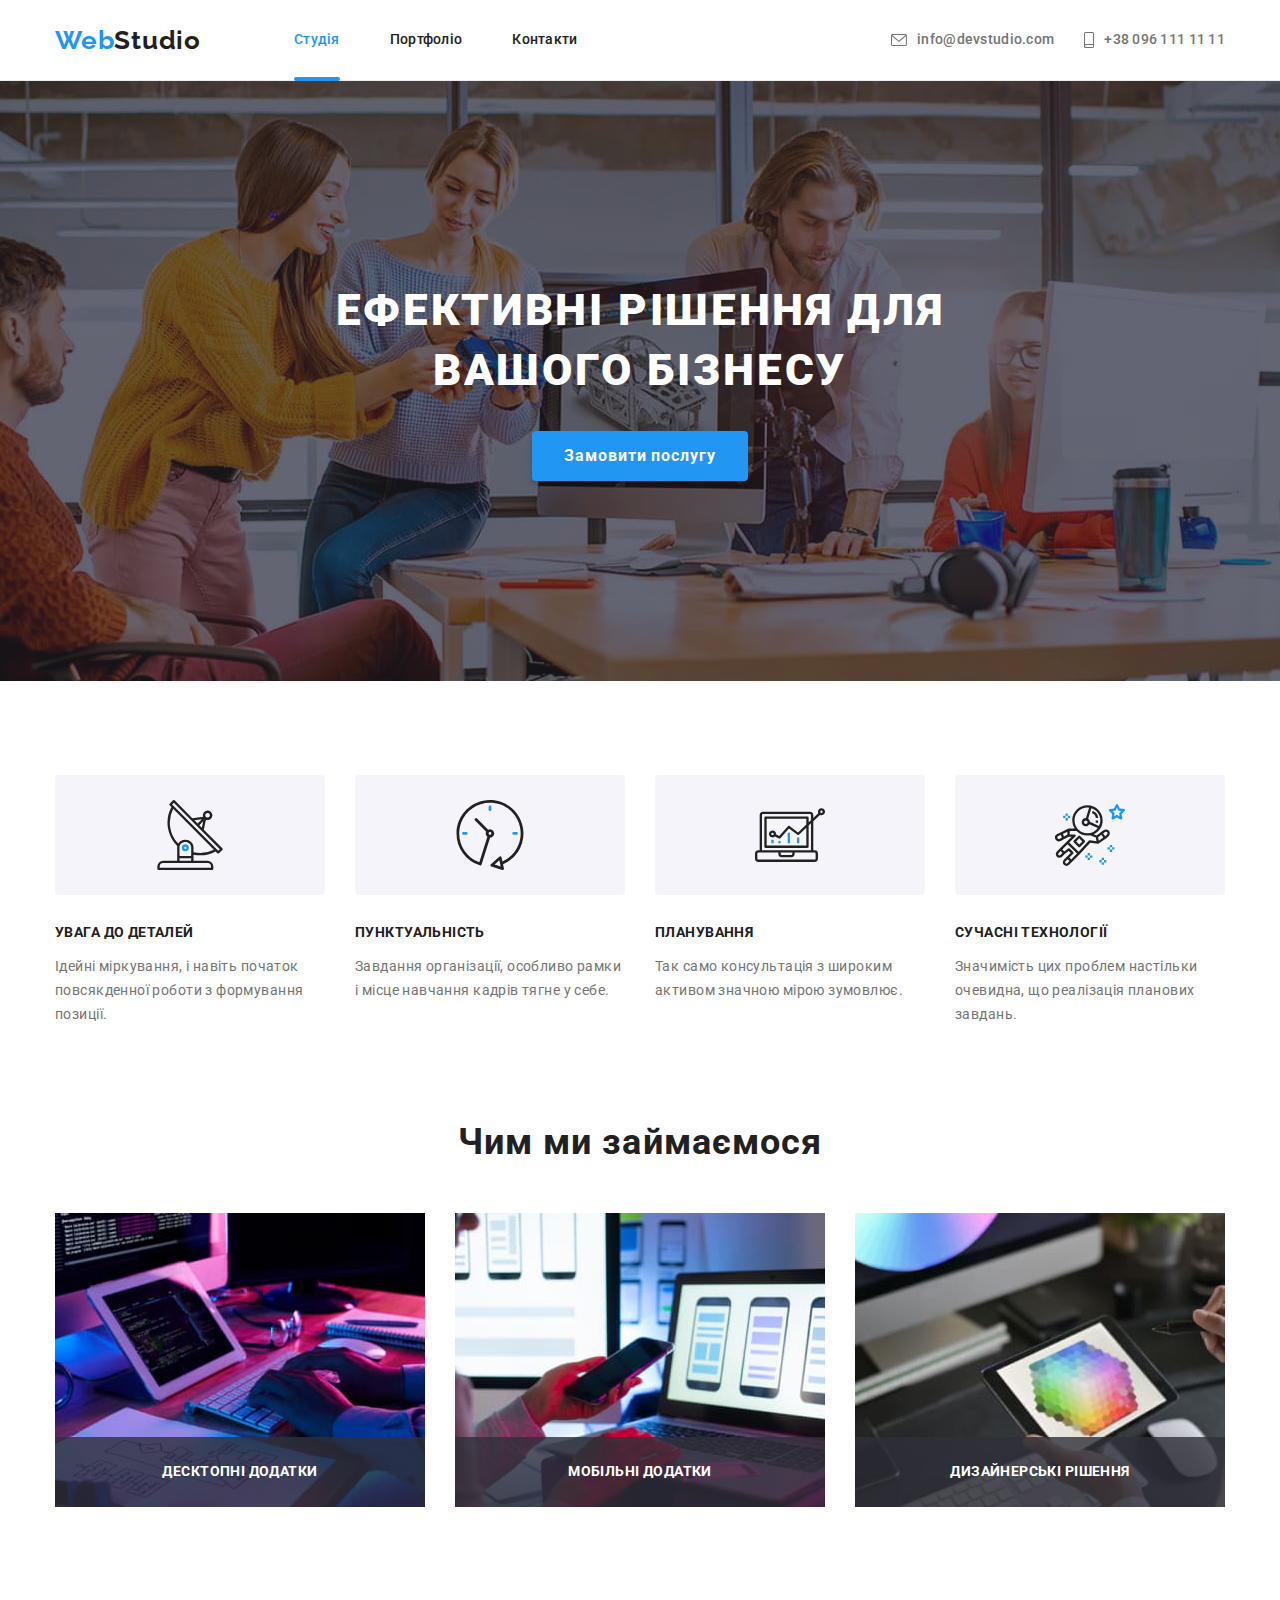
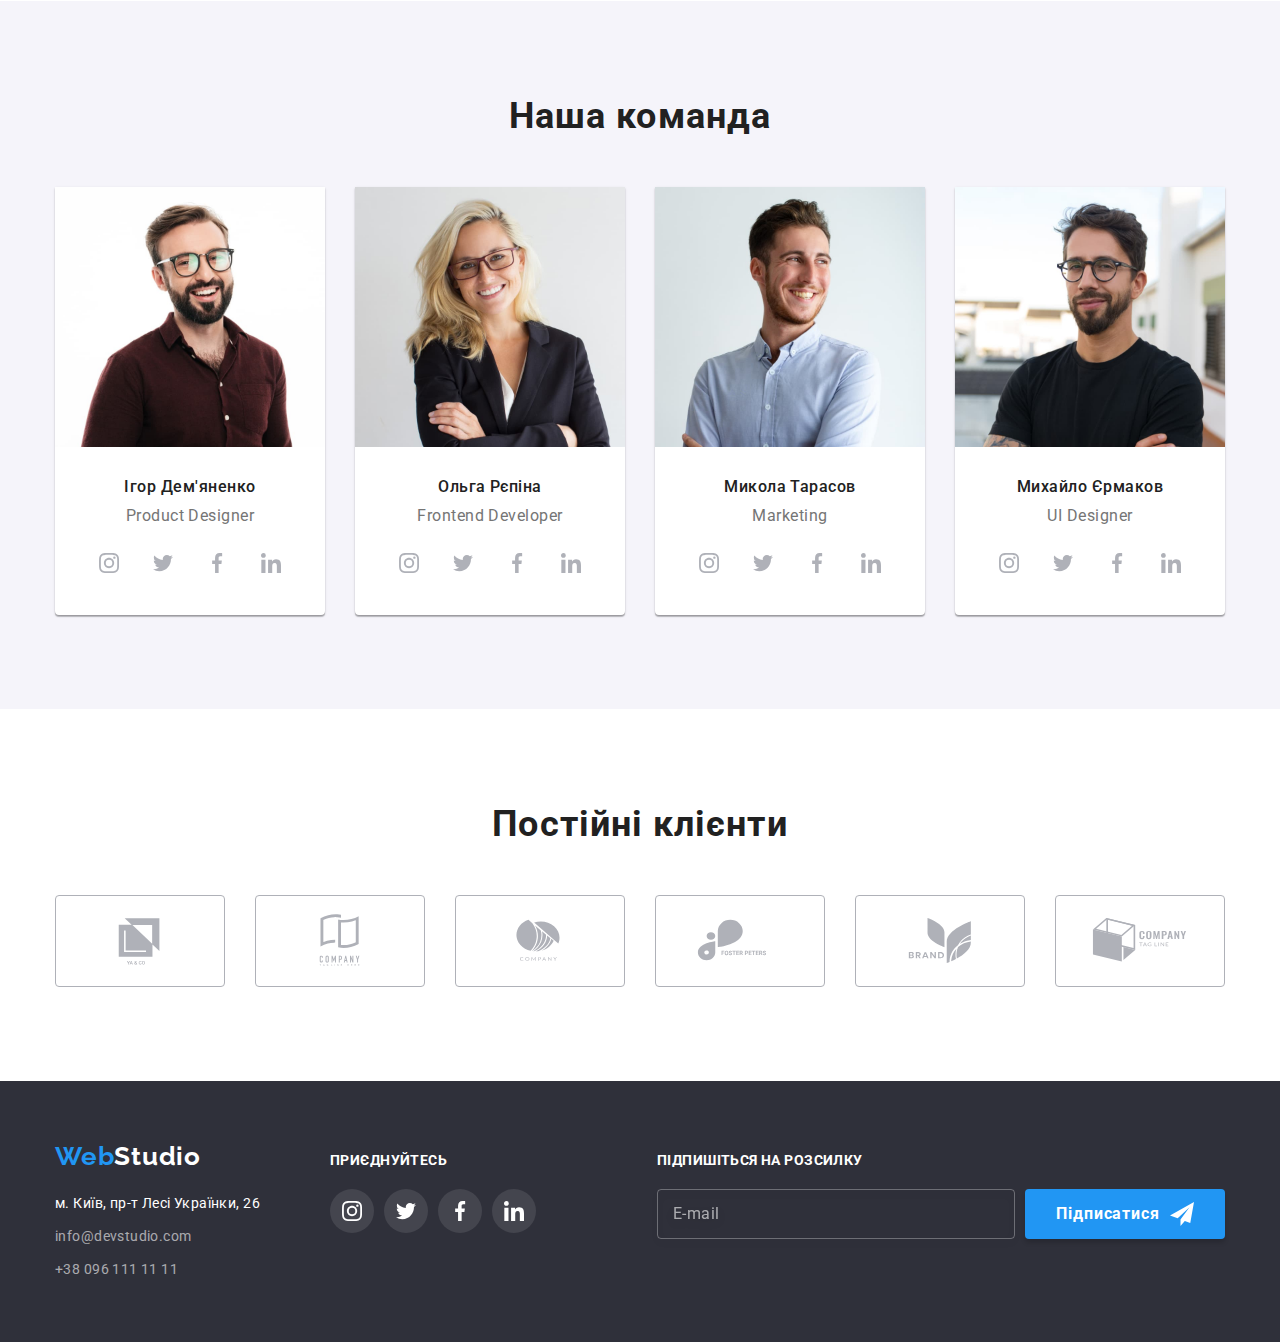
<file: index.html>
<!DOCTYPE html>
<html lang="uk">
<head>
    <meta charset="UTF-8">
    <meta http-equiv="X-UA-Compatible" content="IE=edge">
    <meta name="viewport" content="width=device-width, initial-scale=1.0">
    <title>WebStudio - Головна</title>
    <link rel="preconnect" href="https://fonts.googleapis.com">
    <link rel="preconnect" href="https://fonts.gstatic.com" crossorigin>
    <link href="https://fonts.googleapis.com/css2?family=Raleway:wght@700&family=Roboto:wght@400;500;700;900&display=swap"
        rel="stylesheet">
    <link rel="stylesheet" href="https://cdnjs.cloudflare.com/ajax/libs/modern-normalize/1.1.0/modern-normalize.min.css">
    <link rel="stylesheet" href="./css/styles.css">
</head>
<body>
    <header class="header">
        <div class="container">
            <nav class="header-nav">
                <a class="logo link" href="./index.html"><span class="logo-first">Web</span><span
                        class="header-logo-second">Studio</span></a>
                <ul class="header-list list">
                    <li class="header-item"> <a class="header-link current link" href="./index.html">Студія</a> </li>
                    <li class="header-item"> <a class="header-link link" href="./portfolio.html">Портфоліо</a> </li>
                    <li class="header-item"> <a class="header-link link" href="">Контакти</a> </li>
                </ul>
            </nav>
            <ul class="header-contacts list">
                <li class="header-item">
                    <a class="header-contact link" href="mailto:info@devstudio.com">
                        <svg width="16" height="12">
                            <use href="./images/icons.svg#icon-ch-envelope"></use>
                        </svg>
                        info@devstudio.com
                    </a>
                </li>
                <li class="header-item">
                    <a class="header-contact link" href="tel:+380961111111">
                        <svg width="10" height="16">
                            <use href="./images/icons.svg#icon-ch-smartphone"></use>
                        </svg>
                        +38 096 111 11 11
                    </a>
                </li>
            </ul>
        </div>
    </header>
    <main>
        <!-- Герой -->
        <section class="hero section">
            <div class="container">
                <h1 class="hero-title">Ефективні рішення для вашого бізнесу</h1>
                <button type="button" class="hero-btn btn" data-modal-open>Замовити послугу</button>
            </div>
        </section>
        <!-- Особливості -->
        <section class="qualities section">
            <div class="container">
                <h2 class="visually-hidden">Наші особливості</h2>
                <ul class="qualities-list list">
                    <li class="qualities-item">
                        <div class="qualities-object">
                            <svg width="70" height="70">
                                <use href="./images/icons.svg#icon-ft-antenna"></use>
                            </svg>
                        </div>
                        <h3 class="qualities-title">Увага до деталей</h3>
                        <p class="qualities-txt">Ідейні міркування, і навіть початок повсякденної роботи з формування позиції.</p>
                    </li>
                    <li class="qualities-item">
                        <div class="qualities-object">
                            <svg width="70" height="70">
                                <use href="./images/icons.svg#icon-ft-clock"></use>
                            </svg>
                        </div>
                        <h3 class="qualities-title">Пунктуальність</h3>
                        <p class="qualities-txt">Завдання організації, особливо рамки і місце навчання кадрів тягне у себе.</p>
                    </li>
                    <li class="qualities-item">
                        <div class="qualities-object">
                            <svg width="70" height="70">
                                <use href="./images/icons.svg#icon-ft-diagram"></use>
                            </svg>
                        </div>
                        <h3 class="qualities-title">Планування</h3>
                        <p class="qualities-txt">Так само консультація з широким активом значною мірою зумовлює.</p>
                    </li>
                    <li class="qualities-item">
                        <div class="qualities-object">
                            <svg width="70" height="70">
                                <use href="./images/icons.svg#icon-ft-astronaut"></use>
                            </svg>
                        </div>
                        <h3 class="qualities-title">Сучасні технології</h3>
                        <p class="qualities-txt">Значимість цих проблем настільки очевидна, що реалізація планових завдань.</p>
                    </li>
                </ul>
            </div>
        </section>
        <!-- Чим ми займаємося -->
        <section class="features section">
            <div class="container">
                <h2 class="features-title title">Чим ми займаємося</h2>
                <ul class="features-list list">
                    <li class="features-item">
                        <div class="feature-wrapper">
                            <img class="img" src="./images/desktop-apps.jpg" alt="Десктопні додатки" width="370" height="294">
                            <div class="feature-overlay">
                                <p class="feature-txt">Десктопні додатки</p>
                            </div>
                        </div>
                    </li>
                    <li class="features-item">
                        <div class="feature-wrapper">
                            <img class="img" src="./images/mobile-apps.jpg" alt="Мобільні додатки" width="370" height="294">
                            <div class="feature-overlay">
                                <p class="feature-txt">Мобільні додатки</p>
                            </div>
                        </div>
                    </li>
                    <li class="features-item">
                        <div class="feature-wrapper">
                            <img class="img" src="./images/design.jpg" alt="Дизайнерські рішення" width="370" height="294">
                            <div class="feature-overlay">
                                <p class="feature-txt">Дизайнерські рішення</p>
                            </div>
                        </div>
                    </li>
                </ul>
            </div>
        </section>
        <!-- Наша команда -->
        <section class="team section">
            <div class="container">
                <h2 class="team-title title">Наша команда</h2>
                <ul class="team-list list">
                    <li class="team-item">
                        <img class="img" src="./images/team-card-1.jpg" alt="Фото сотрудника 1" width="270" height="260">
                        <div class="team-descr">
                            <h3 class="team-member">Ігор Дем'яненко</h3>
                            <p lang="en" class="team-txt">Product Designer</p>
                            <ul class="team-soc-list list">
                                <li class="team-soc-item">
                                    <a href="" class="team-soc-link link" target="_blank" rel="noreferrer noopener">
                                        <svg width="20" height="20" role="img" и aria-label="Instagram">
                                            <use href="./images/icons.svg#icon-sc-instagram"></use>
                                        </svg>
                                    </a>
                                </li>
                                <li class="team-soc-item">
                                    <a href="" class="team-soc-link link" target="_blank" rel="noreferrer noopener">
                                        <svg width="20" height="20" role="img" и aria-label="Twitter">
                                            <use href="./images/icons.svg#icon-sc-twitter"></use>
                                        </svg>
                                    </a>
                                </li>
                                <li class="team-soc-item">
                                    <a href="" class="team-soc-link link" target="_blank" rel="noreferrer noopener">
                                        <svg width="20" height="20" role="img" и aria-label="Facebook">
                                            <use href="./images/icons.svg#icon-sc-facebook"></use>
                                        </svg>
                                    </a>
                                </li>
                                <li class="team-soc-item">
                                    <a href="" class="team-soc-link link" target="_blank" rel="noreferrer noopener">
                                        <svg width="20" height="20" role="img" и aria-label="Linkedin">
                                            <use href="./images/icons.svg#icon-sc-linkedin"></use>
                                        </svg>
                                    </a>
                                </li>
                            </ul>
                        </div>
                    </li>
                    <li class="team-item">
                        <img class="img" src="./images/team-card-2.jpg" alt="Фото сотрудника 2" width="270" height="260">
                        <div class="team-descr">
                            <h3 class="team-member">Ольга Рєпіна</h3>
                            <p lang="en" class="team-txt">Frontend Developer</p>
                            <ul class="team-soc-list list">
                                <li class="team-soc-item">
                                    <a href="" class="team-soc-link link" target="_blank" rel="noreferrer noopener">
                                        <svg width="20" height="20" role="img" и aria-label="Instagram">
                                            <use href="./images/icons.svg#icon-sc-instagram"></use>
                                        </svg>
                                    </a>
                                </li>
                                <li class="team-soc-item">
                                    <a href="" class="team-soc-link link" target="_blank" rel="noreferrer noopener">
                                        <svg width="20" height="20" role="img" и aria-label="Twitter">
                                            <use href="./images/icons.svg#icon-sc-twitter"></use>
                                        </svg>
                                    </a>
                                </li>
                                <li class="team-soc-item">
                                    <a href="" class="team-soc-link link" target="_blank" rel="noreferrer noopener">
                                        <svg width="20" height="20" role="img" и aria-label="Facebook">
                                            <use href="./images/icons.svg#icon-sc-facebook"></use>
                                        </svg>
                                    </a>
                                </li>
                                <li class="team-soc-item">
                                    <a href="" class="team-soc-link link" target="_blank" rel="noreferrer noopener">
                                        <svg width="20" height="20" role="img" и aria-label="Linkedin">
                                            <use href="./images/icons.svg#icon-sc-linkedin"></use>
                                        </svg>
                                    </a>
                                </li>
                            </ul>
                        </div>
                    </li>
                    <li class="team-item">
                        <img class="img" src="./images/team-card-3.jpg" alt="Фото сотрудника 3" width="270" height="260">
                        <div class="team-descr">
                            <h3 class="team-member">Микола Тарасов</h3>
                            <p lang="en" class="team-txt">Marketing</p>
                            <ul class="team-soc-list list">
                                <li class="team-soc-item">
                                    <a href="" class="team-soc-link link" target="_blank" rel="noreferrer noopener">
                                        <svg width="20" height="20" role="img" и aria-label="Instagram">
                                            <use href="./images/icons.svg#icon-sc-instagram"></use>
                                        </svg>
                                    </a>
                                </li>
                                <li class="team-soc-item">
                                    <a href="" class="team-soc-link link" target="_blank" rel="noreferrer noopener">
                                        <svg width="20" height="20" role="img" и aria-label="Twitter">
                                            <use href="./images/icons.svg#icon-sc-twitter"></use>
                                        </svg>
                                    </a>
                                </li>
                                <li class="team-soc-item">
                                    <a href="" class="team-soc-link link" target="_blank" rel="noreferrer noopener">
                                        <svg width="20" height="20" role="img" и aria-label="Facebook">
                                            <use href="./images/icons.svg#icon-sc-facebook"></use>
                                        </svg>
                                    </a>
                                </li>
                                <li class="team-soc-item">
                                    <a href="" class="team-soc-link link" target="_blank" rel="noreferrer noopener">
                                        <svg width="20" height="20" role="img" и aria-label="Linkedin">
                                            <use href="./images/icons.svg#icon-sc-linkedin"></use>
                                        </svg>
                                    </a>
                                </li>
                            </ul>
                        </div>
                    </li>
                    <li class="team-item">
                        <img class="img" src="./images/team-card-4.jpg" alt="Фото сотрудника 4" width="270" height="260">
                        <div class="team-descr">
                            <h3 class="team-member">Михайло Єрмаков</h3>
                            <p lang="en" class="team-txt">UI Designer</p>
                            <ul class="team-soc-list list">
                                <li class="team-soc-item">
                                    <a href="" class="team-soc-link link" target="_blank" rel="noreferrer noopener">
                                        <svg width="20" height="20" role="img" и aria-label="Instagram">
                                            <use href="./images/icons.svg#icon-sc-instagram"></use>
                                        </svg>
                                    </a>
                                </li>
                                <li class="team-soc-item">
                                    <a href="" class="team-soc-link link" target="_blank" rel="noreferrer noopener">
                                        <svg width="20" height="20" role="img" и aria-label="Twitter">
                                            <use href="./images/icons.svg#icon-sc-twitter"></use>
                                        </svg>
                                    </a>
                                </li>
                                <li class="team-soc-item">
                                    <a href="" class="team-soc-link link" target="_blank" rel="noreferrer noopener">
                                        <svg width="20" height="20" role="img" и aria-label="Facebook">
                                            <use href="./images/icons.svg#icon-sc-facebook"></use>
                                        </svg>
                                    </a>
                                </li>
                                <li class="team-soc-item">
                                    <a href="" class="team-soc-link link" target="_blank" rel="noreferrer noopener">
                                        <svg width="20" height="20" role="img" и aria-label="Linkedin">
                                            <use href="./images/icons.svg#icon-sc-linkedin"></use>
                                        </svg>
                                    </a>
                                </li>
                            </ul>
                        </div>
                    </li>
                </ul>
            </div>
        </section>
        <section class="clients section">
            <div class="container">
                <h2 class="clients-title title">Постійні клієнти</h2>
                <ul class="clients-list list">
                    <li class="clients-item">
                        <a href="" class="clients-link link">
                            <svg width="106" height="60" role="img" и aria-label="Client-1">
                                <use href="./images/icons.svg#icon-client-1"></use>
                            </svg>
                        </a>
                    </li>
                    <li class="clients-item">
                        <a href="" class="clients-link link">
                            <svg width="106" height="60" role="img" и aria-label="Client-2">
                                <use href="./images/icons.svg#icon-client-2"></use>
                            </svg>
                        </a>
                    </li>
                    <li class="clients-item">
                        <a href="" class="clients-link link">
                            <svg width="106" height="60" role="img" и aria-label="Client-3">
                                <use href="./images/icons.svg#icon-client-3"></use>
                            </svg>
                        </a>
                    </li>
                    <li class="clients-item">
                        <a href="" class="clients-link link">
                            <svg width="106" height="60" role="img" и aria-label="Client-4">
                                <use href="./images/icons.svg#icon-client-4"></use>
                            </svg>
                        </a>
                    </li>
                    <li class="clients-item">
                        <a href="" class="clients-link link">
                            <svg width="106" height="60" role="img" и aria-label="Client-5">
                                <use href="./images/icons.svg#icon-client-5"></use>
                            </svg>
                        </a>
                    </li>
                    <li class="clients-item">
                        <a href="" class="clients-link link">
                            <svg width="106" height="60" role="img" и aria-label="Client-6">
                                <use href="./images/icons.svg#icon-client-6"></use>
                            </svg>
                        </a>
                    </li>
                </ul>
            </div>
        </section>
    </main>
    <footer class="footer">
        <div class="container">
            <div class="footer-address-block">
                <a class="logo link" href="./index.html"><span class="logo-first">Web</span><span
                        class="footer-logo-second">Studio</span></a>
                <address class="footer-address">
                    <ul class="address-list list">
                        <li class="item"><a class="address-contact main link" href="https://goo.gl/maps/wmybogtps6Psy9zp8"
                                target="_blank" rel="noreferrer noopener nofollower">м. Київ, пр-т Лесі Українки, 26</a>
                        </li>
                        <li class="item"><a class="address-contact link"
                                href="mailto:info@devstudio.com">info@devstudio.com</a></li>
                        <li class="item"><a class="address-contact link" href="tel:+380961111111">+38 096 111 11 11</a></li>
                    </ul>
                </address>
            </div>
            <div class="footer-soc-block">
                <p class="footer-title">Приєднуйтесь</p>
                <ul class="footer-soc-list list">
                    <li class="footer-soc-item">
                        <a href="" class="footer-soc-link link" target="_blank" rel="noreferrer noopener nofollower">
                            <svg width="20" height="20" role="img" и aria-label="Instagram">
                                <use href="./images/icons.svg#icon-sc-instagram"></use>
                            </svg>
                        </a>
                    </li>
                    <li class="footer-soc-item">
                        <a href="" class="footer-soc-link link" target="_blank" rel="noreferrer noopener nofollower">
                            <svg width="20" height="20" role="img" и aria-label="Twitter">
                                <use href="./images/icons.svg#icon-sc-twitter"></use>
                            </svg>
                        </a>
                    </li>
                    <li class="footer-soc-item">
                        <a href="" class="footer-soc-link link" target="_blank" rel="noreferrer noopener nofollower">
                            <svg width="20" height="20" role="img" и aria-label="Facebook">
                                <use href="./images/icons.svg#icon-sc-facebook"></use>
                            </svg>
                        </a>
                    </li>
                    <li class="footer-soc-item">
                        <a href="" class="footer-soc-link link" target="_blank" rel="noreferrer noopener nofollower">
                            <svg width="20" height="20" role="img" и aria-label="Linkedin">
                                <use href="./images/icons.svg#icon-sc-linkedin"></use>
                            </svg>
                        </a>
                    </li>
                </ul>
            </div>
            <div class="footer-subscribe-block">
                <form>
                    <p class="footer-title">Підпишіться на розсилку</p>
                    <div class="subscribe-thumb">
                        <label class="subscribe-form">
                            <input type="email" name="email" class="subscribe-input" placeholder="E-mail" required>
                        </label>
                        <button type="submit" class="subscribe-btn btn">
                            <span>Підписатися</span>
                            <svg width="24" height="24">
                                <use href="./images/icons.svg#icon-send"></use>
                            </svg>
                        </button>
                    </div>
                </form>
            </div>
        </div>
    </footer>
    <div class="backdrop is-hidden" data-modal>
        <div class="modal">
            <button class="modal-close-btn btn" data-modal-close>
                <svg width="18" height="18">
                    <use href="./images/icons.svg#icon-close"></use>
                </svg>
            </button>
            <form class="modal-form">
                <p class="modal-title">
                    Залиште свої дані, ми вам передзвонимо
                </p>
                <label class="modal-label">
                    <span class="modal-label-txt">Ім'я</span>
                    <input type="text" name="client-name" class="modal-input" required>
                    <svg class="modal-label-icon" width="18" height="18">
                        <use href="./images/icons.svg#icon-name"></use>
                    </svg>
                </label>
                <label class="modal-label">
                    <span class="modal-label-txt">Телефон</span>
                    <input type="tel" name="phone" class="modal-input" required>
                    <svg class="modal-label-icon" width="18" height="18">
                        <use href="./images/icons.svg#icon-phone"></use>
                    </svg>
                </label>
                <label class="modal-label">
                    <span class="modal-label-txt">Пошта</span>
                    <input type="email" name="email" class="modal-input" required>
                    <svg class="modal-label-icon" width="18" height="18">
                        <use href="./images/icons.svg#icon-email"></use>
                    </svg>
                </label>
                <label class="modal-label">
                    <span class="modal-label-txt">Коментар</span>
                    <textarea class="modal-input textarea" name="comment" placeholder="Введіть текст"></textarea>
                </label>
                <label class="modal-label-checkbox">
                    <input class="modal-input-checkbox visually-hidden" type="checkbox" name="rules-agree" required>
                    <span class="modal-checkbox-icon"></span>
                    <span class="modal-checkbox-txt">Погоджуюся з розсилкою та приймаю <a href="#">Умови договору</a></span>
                </label>
                <button type="submit" class="modal-btn btn">Відправити</button>
            </form>
        </div>
    </div>
    <script src="./js/modal.js"></script>
</body>
</html>
</file>
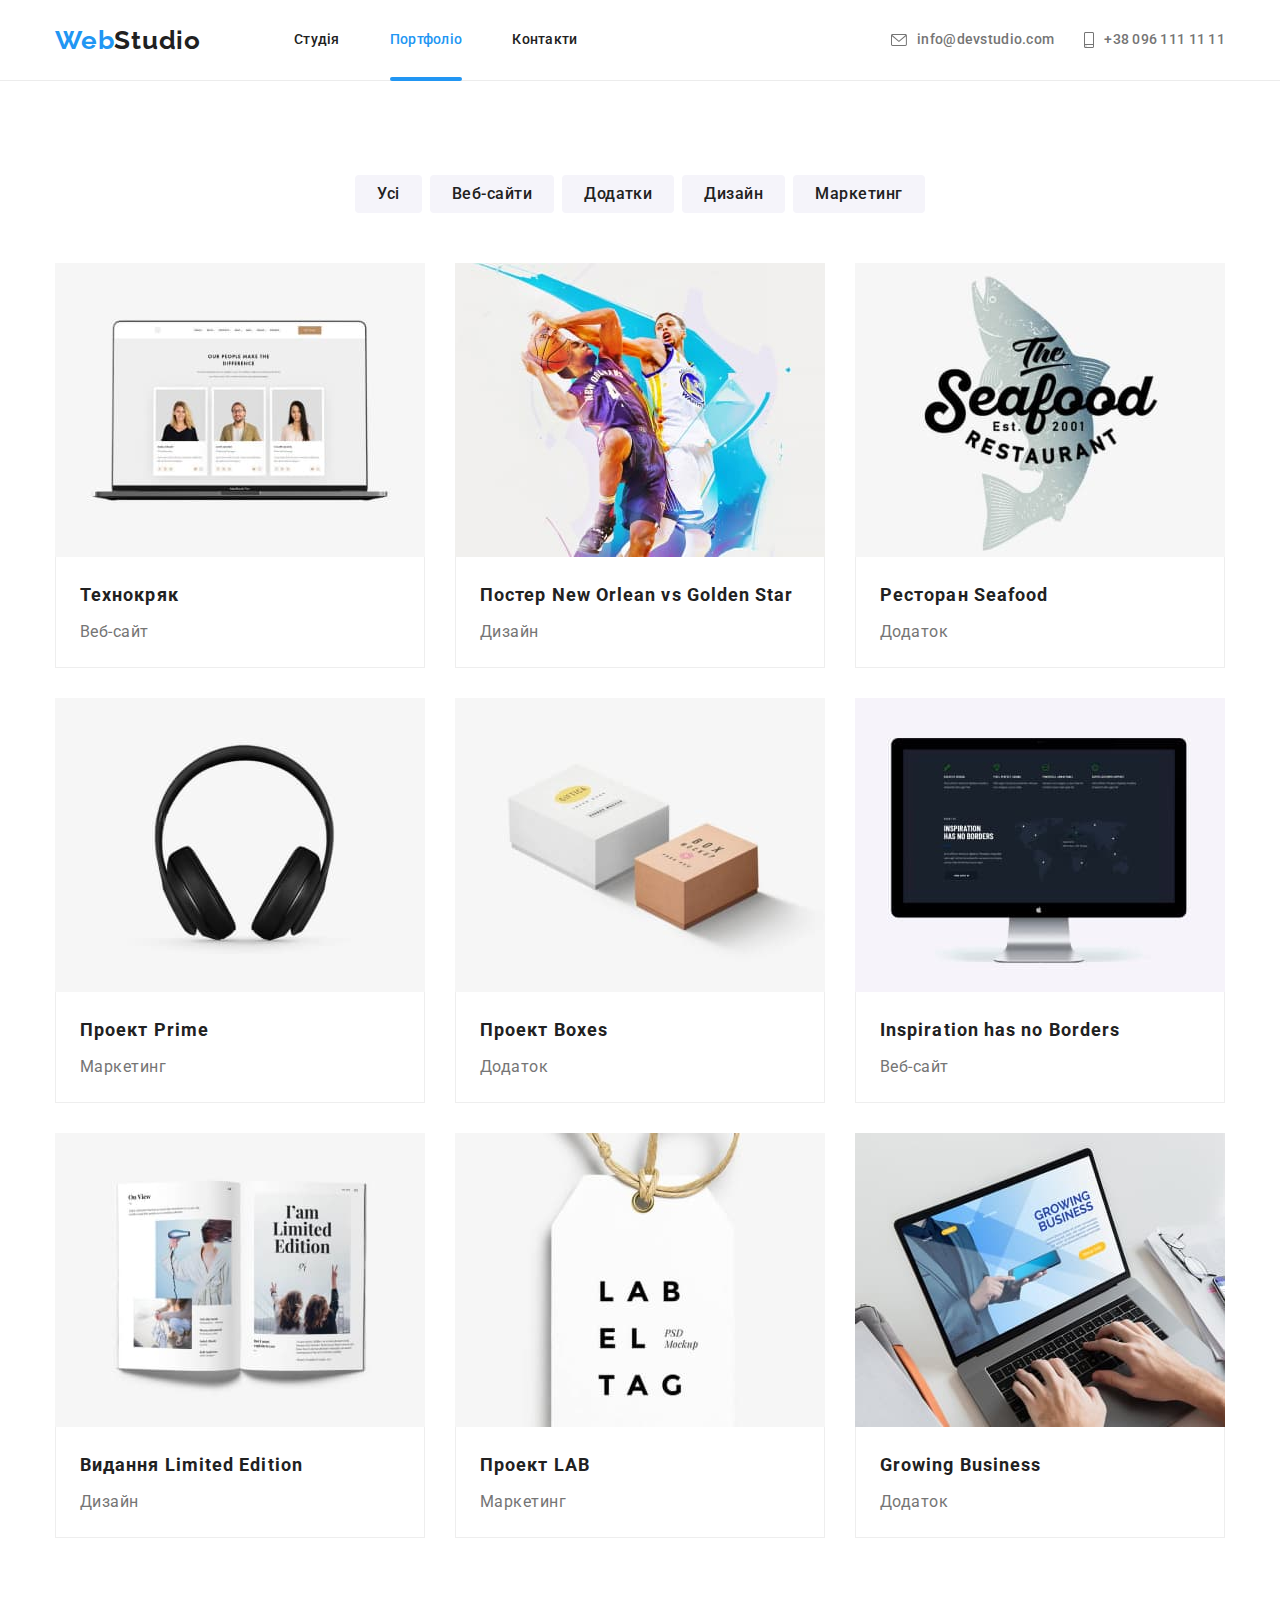
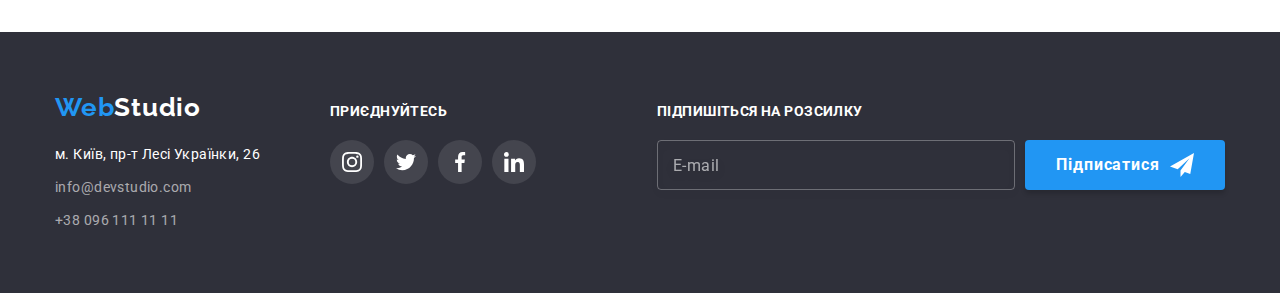
<file: portfolio.html>
<!DOCTYPE html>
<html lang="uk">

<head>
    <meta charset="UTF-8">
    <meta http-equiv="X-UA-Compatible" content="IE=edge">
    <meta name="viewport" content="width=device-width, initial-scale=1.0">
    <title>Портфолио</title>
    <link rel="preconnect" href="https://fonts.googleapis.com">
    <link rel="preconnect" href="https://fonts.gstatic.com" crossorigin>
    <link href="https://fonts.googleapis.com/css2?family=Raleway:wght@700&family=Roboto:wght@400;500;700;900&display=swap"
        rel="stylesheet">
    <link rel="stylesheet" href="https://cdnjs.cloudflare.com/ajax/libs/modern-normalize/1.1.0/modern-normalize.min.css">
    <link rel="stylesheet" href="./css/styles.css">
</head>

<body>
    <header class="header">
        <div class="container">
            <nav class="header-nav">
                <a class="logo link" href="./index.html"><span class="logo-first">Web</span><span
                        class="header-logo-second">Studio</span></a>
                <ul class="header-list list">
                    <li class="header-item"> <a class="header-link link" href="./index.html">Студія</a>
                    </li>
                    <li class="header-item"> <a class="header-link current link" href="./portfolio.html">Портфоліо</a> </li>
                    <li class="header-item"> <a class="header-link link" href="">Контакти</a> </li>
                </ul>
            </nav>
            <ul class="header-contacts list">
                <li class="header-item">
                    <a class="header-contact link" href="mailto:info@devstudio.com">
                        <svg width="16" height="12">
                            <use href="./images/icons.svg#icon-ch-envelope"></use>
                        </svg>
                        info@devstudio.com
                    </a>
                </li>
                <li class="header-item">
                    <a class="header-contact link" href="tel:+380961111111">
                        <svg width="10" height="16">
                            <use href="./images/icons.svg#icon-ch-smartphone"></use>
                        </svg>
                        +38 096 111 11 11
                    </a>
                </li>
            </ul>
        </div>
    </header>
    <main>
        <!-- Портфолио -->
        <section class="portfolio section">
            <div class="container">
                <h1 class="visually-hidden">Приклади робот</h1>
                <ul class="portfolio-filter list">
                    <li class="portfolio-filter-item"><button class="portfolio-btn btn" type="button">Усі</button></li>
                    <li class="portfolio-filter-item"><button class="portfolio-btn btn" type="button">Веб-сайти</button></li>
                    <li class="portfolio-filter-item"><button class="portfolio-btn btn" type="button">Додатки</button></li>
                    <li class="portfolio-filter-item"><button class="portfolio-btn btn" type="button">Дизайн</button></li>
                    <li class="portfolio-filter-item"><button class="portfolio-btn btn" type="button">Маркетинг</button></li>
                </ul>
                <ul class="portfolio-cards list">
                    <li class="portfolio-card-item">
                        <a href="" class="portfolio-card-link link" target="_blank" rel="noopener noreferrer nofollower">
                            <div class="portfolio-card-wrapper">
                                <img src="./images/portfolio-card-1.jpg" alt="Карточка портфолио 1" class="img" width="370" height="294">
                                <div class="portfolio-card-overlay">
                                    <p class="portfolio-overlay-txt">Ресурс пропонує комплексні пропозиції з різним рівнем функціоналу та сервісів. Все це дозволить відвідувачу отримати
                                    вичерпні відомості про компанію чи приватну особу.</p>
                                </div>
                            </div>
                            <div class="portfolio_descr">
                                <h2 class="portfolio-title">Технокряк</h2>
                                <p class="portfolio-txt">Веб-сайт</p>
                            </div>
                        </a>
                    </li>
                    <li class="portfolio-card-item">
                        <a href="" class="portfolio-card-link link" target="_blank" rel="noopener noreferrer nofollower">
                            <div class="portfolio-card-wrapper">
                                <img src="./images/portfolio-card-2.jpg" alt="Карточка портфолио 2" class="img" width="370" height="294">
                                <div class="portfolio-card-overlay">
                                    <p class="portfolio-overlay-txt">Lorem ipsum dolor sit amet consectetur, adipisicing elit. Facilis omnis illum eius ipsa voluptatum, architecto sed laborum atque quaerat aliquid asperiores eaque. Incidunt culpa nihil voluptas tempora corrupti perspiciatis deserunt.</p>
                                </div>
                            </div>
                            <div class="portfolio_descr">
                                <h2 class="portfolio-title">Постер New Orlean vs Golden Star</h2>
                                <p class="portfolio-txt">Дизайн</p>
                            </div>
                        </a>
                    </li>
                    <li class="portfolio-card-item">
                        <a href="" class="portfolio-card-link link" target="_blank" rel="noopener noreferrer nofollower">
                            <div class="portfolio-card-wrapper">
                                <img src="./images/portfolio-card-3.jpg" alt="Карточка портфолио 3" class="img" width="370" height="294">
                                <div class="portfolio-card-overlay">
                                    <p class="portfolio-overlay-txt">Lorem ipsum dolor sit amet consectetur, adipisicing elit. Facilis omnis illum eius ipsa voluptatum, architecto sed laborum atque quaerat aliquid asperiores eaque. Incidunt culpa nihil voluptas tempora corrupti perspiciatis deserunt.</p>
                                </div>
                            </div>
                            <div class="portfolio_descr">
                                <h2 class="portfolio-title">Ресторан Seafood</h2>
                                <p class="portfolio-txt">Додаток</p>
                            </div>
                        </a>
                    </li>
                    <li class="portfolio-card-item">
                        <a href="" class="portfolio-card-link link" target="_blank" rel="noopener noreferrer nofollower">
                            <div class="portfolio-card-wrapper">
                                <img src="./images/portfolio-card-4.jpg" alt="Карточка портфолио 4" class="img" width="370" height="294">
                                <div class="portfolio-card-overlay">
                                    <p class="portfolio-overlay-txt">Lorem ipsum dolor sit amet consectetur, adipisicing elit. Facilis omnis illum eius ipsa voluptatum, architecto sed laborum atque quaerat aliquid asperiores eaque. Incidunt culpa nihil voluptas tempora corrupti perspiciatis deserunt.</p>
                                </div>
                            </div>
                            <div class="portfolio_descr">
                                <h2 class="portfolio-title">Проект Prime</h2>
                                <p class="portfolio-txt">Маркетинг</p>
                            </div>
                        </a>
                    </li>
                    <li class="portfolio-card-item">
                        <a href="" class="portfolio-card-link link" target="_blank" rel="noopener noreferrer nofollower">
                            <div class="portfolio-card-wrapper">
                                <img src="./images/portfolio-card-5.jpg" alt="Карточка портфолио 5" class="img" width="370" height="294">
                                <div class="portfolio-card-overlay">
                                    <p class="portfolio-overlay-txt">Lorem ipsum dolor sit amet consectetur, adipisicing elit. Facilis omnis illum eius ipsa voluptatum, architecto sed laborum atque quaerat aliquid asperiores eaque. Incidunt culpa nihil voluptas tempora corrupti perspiciatis deserunt.</p>
                                </div>
                            </div>
                            <div class="portfolio_descr">
                                <h2 class="portfolio-title">Проект Boxes</h2>
                                <p class="portfolio-txt">Додаток</p>
                            </div>
                        </a>
                    </li>
                    <li class="portfolio-card-item">
                        <a href="" class="portfolio-card-link link" target="_blank" rel="noopener noreferrer nofollower">
                            <div class="portfolio-card-wrapper">
                                <img src="./images/portfolio-card-6.jpg" alt="Карточка портфолио 6" class="img" width="370" height="294">
                                <div class="portfolio-card-overlay">
                                    <p class="portfolio-overlay-txt">Lorem ipsum dolor sit amet consectetur, adipisicing elit. Facilis omnis illum eius ipsa voluptatum, architecto sed laborum atque quaerat aliquid asperiores eaque. Incidunt culpa nihil voluptas tempora corrupti perspiciatis deserunt.</p>
                                </div>
                            </div>
                            <div class="portfolio_descr">
                                <h2 class="portfolio-title">Inspiration has no Borders</h2>
                                <p class="portfolio-txt">Веб-сайт</p>
                            </div>
                        </a>
                    </li>
                    <li class="portfolio-card-item">
                        <a href="" class="portfolio-card-link link" target="_blank" rel="noopener noreferrer nofollower">
                            <div class="portfolio-card-wrapper">
                                <img src="./images/portfolio-card-7.jpg" alt="Карточка портфолио 7" class="img" width="370" height="294">
                                <div class="portfolio-card-overlay">
                                    <p class="portfolio-overlay-txt">Lorem ipsum dolor sit amet consectetur, adipisicing elit. Facilis omnis illum eius ipsa voluptatum, architecto sed laborum atque quaerat aliquid asperiores eaque. Incidunt culpa nihil voluptas tempora corrupti perspiciatis deserunt.</p>
                                </div>
                            </div>
                            <div class="portfolio_descr">
                                <h2 class="portfolio-title">Видання Limited Edition</h2>
                                <p class="portfolio-txt">Дизайн</p>
                            </div>
                        </a>
                    </li>
                    <li class="portfolio-card-item">
                        <a href="" class="portfolio-card-link link" target="_blank" rel="noopener noreferrer nofollower">
                            <div class="portfolio-card-wrapper">
                                <img src="./images/portfolio-card-8.jpg" alt="Карточка портфолио 8" class="img" width="370" height="294">
                                <div class="portfolio-card-overlay">
                                    <p class="portfolio-overlay-txt">Lorem ipsum dolor sit amet consectetur, adipisicing elit. Facilis omnis illum eius ipsa voluptatum, architecto sed laborum atque quaerat aliquid asperiores eaque. Incidunt culpa nihil voluptas tempora corrupti perspiciatis deserunt.</p>
                                </div>
                            </div>
                            <div class="portfolio_descr">
                                <h2 class="portfolio-title">Проект LAB</h2>
                                <p class="portfolio-txt">Маркетинг</p>
                            </div>
                        </a>
                    </li>
                    <li class="portfolio-card-item">
                        <a href="" class="portfolio-card-link link" target="_blank" rel="noopener noreferrer nofollower">
                            <div class="portfolio-card-wrapper">
                                <img src="./images/portfolio-card-9.jpg" alt="Карточка портфолио 9" class="img" width="370" height="294">
                                <div class="portfolio-card-overlay">
                                    <p class="portfolio-overlay-txt">Lorem ipsum dolor sit amet consectetur, adipisicing elit. Facilis omnis illum eius ipsa voluptatum, architecto sed laborum atque quaerat aliquid asperiores eaque. Incidunt culpa nihil voluptas tempora corrupti perspiciatis deserunt.</p>
                                </div>
                            </div>
                            <div class="portfolio_descr">
                                <h2 class="portfolio-title">Growing Business</h2>
                                <p class="portfolio-txt">Додаток</p>
                            </div>
                        </a>
                    </li>
                </ul>
            </div>
        </section>
    </main>
    <footer class="footer">
        <div class="container">
            <div class="footer-address-block">
                <a class="logo link" href="./index.html"><span class="logo-first">Web</span><span
                        class="footer-logo-second">Studio</span></a>
                <address class="footer-address">
                    <ul class="address-list list">
                        <li class="item"><a class="address-contact main link" href="https://goo.gl/maps/wmybogtps6Psy9zp8"
                                target="_blank" rel="noreferrer noopener nofollower">м. Київ, пр-т Лесі Українки, 26</a>
                        </li>
                        <li class="item"><a class="address-contact link"
                                href="mailto:info@devstudio.com">info@devstudio.com</a></li>
                        <li class="item"><a class="address-contact link" href="tel:+380961111111">+38 096 111 11 11</a></li>
                    </ul>
                </address>
            </div>
            <div class="footer-soc-block">
                <p class="footer-title">Приєднуйтесь</p>
                <ul class="footer-soc-list list">
                    <li class="footer-soc-item">
                        <a href="" class="footer-soc-link link" target="_blank" rel="noreferrer noopener nofollower">
                            <svg width="20" height="20" role="img" и aria-label="Instagram">
                                <use href="./images/icons.svg#icon-sc-instagram"></use>
                            </svg>
                        </a>
                    </li>
                    <li class="footer-soc-item">
                        <a href="" class="footer-soc-link link" target="_blank" rel="noreferrer noopener nofollower">
                            <svg width="20" height="20" role="img" и aria-label="Twitter">
                                <use href="./images/icons.svg#icon-sc-twitter"></use>
                            </svg>
                        </a>
                    </li>
                    <li class="footer-soc-item">
                        <a href="" class="footer-soc-link link" target="_blank" rel="noreferrer noopener nofollower">
                            <svg width="20" height="20" role="img" и aria-label="Facebook">
                                <use href="./images/icons.svg#icon-sc-facebook"></use>
                            </svg>
                        </a>
                    </li>
                    <li class="footer-soc-item">
                        <a href="" class="footer-soc-link link" target="_blank" rel="noreferrer noopener nofollower">
                            <svg width="20" height="20" role="img" и aria-label="Linkedin">
                                <use href="./images/icons.svg#icon-sc-linkedin"></use>
                            </svg>
                        </a>
                    </li>
                </ul>
            </div>
            <div class="footer-subscribe-block">
                <form>
                    <p class="footer-title">Підпишіться на розсилку</p>
                    <div class="subscribe-thumb">
                        <label class="subscribe-form">
                            <input type="email" name="email" class="subscribe-input" placeholder="E-mail" required>
                        </label>
                        <button type="submit" class="subscribe-btn btn">
                            <span>Підписатися</span>
                            <svg width="24" height="24">
                                <use href="./images/icons.svg#icon-send"></use>
                            </svg>
                        </button>
                    </div>
                </form>
            </div>
        </div>
    </footer>
</body>

</html>
</file>
<file: css/styles.css>
/* Оголошуємо змінні */
:root {
    --font-color-main: #212121;
    --font-color-secondary: #757575;
    --font-color-accent: #2196F3;
    --font-color-contrast: #FFFFFF;
    --font-color-address-main: #FFFFFF;
    --font-color-address-contact: rgba(255, 255, 255, 0.6);
    --background-color-main: #FFFFFF;
    --background-color-secondary: #F5F4FA;
    --background-color-footer: #2F303A;
    --background-color-accent: #2196F3;
    --item-color-main: #AFB1B8;
    --item-color-accent: #2196F3;
    --item-color-contrast: #FFFFFF;
    --item-bgcolor-soc: rgba(255, 255, 255, 0.1);
}

/* Базовий стиль тексту */
body {
    color: var(--font-color-main);
    font-family: 'Roboto', sans-serif;
    margin: 0 auto;
}

/* Базове форматування об'єктів */
.container {
    width: 1200px;
    padding-left: 15px;
    padding-right: 15px;
    margin-left: auto;
    margin-right: auto;
}

.visually-hidden {
    position: absolute;
    white-space: nowrap;
    width: 1px;
    height: 1px;
    overflow: hidden;
    border: 0;
    padding: 0;
    clip: rect(0 0 0 0);
    clip-path: inset(50%);
    margin: -1px;
}

.link {
    text-decoration: none;
}

.link:active,
.link:visited {
    color: currentColor;
}

.list {
    list-style: none;
    margin-top: 0px;
    margin-bottom: 0px;
    padding-left: 0px;
}

.title {
        font-size: 36px;
        line-height: 1.17;
        text-align: center;
        letter-spacing: 0.03em;

        margin-top: 0px;
        margin-bottom: 0px;
    }

.btn {
    border-radius: 4px;
    border: none;
    cursor: pointer;
}

.img {
    display: block;
    max-width: 100%;
    height: auto;
}

.section {
    padding-top: 94px;
    padding-bottom: 94px;
}

/*--------------- Header ---------------*/
.header {
    border-bottom: 1px solid #ECECEC;
}

.header-nav {
    display: flex;
    align-items: center;
}

.header-list {
    display: flex;
    align-items: center;
    column-gap: 50px;
}

.header .container {
    display: flex;
}

.logo {
    color: var(--font-color-main);
    font-family: 'Raleway', sans-serif;
    font-weight: 700;
    font-size: 26px;
    line-height: 1.19;
    letter-spacing: 0.03em;
}

.logo:hover,
.logo:focus,
.logo:active {
    color: var(--font-color-main);
}

.logo-first {
    color: var(--font-color-accent);
}

.header .logo {
    margin-right: 93px;
}

.header-link {
    color: var(--font-color-main);
    font-weight: 500;
    font-size: 14px;
    line-height: 1.14;
    letter-spacing: 0.02em;

    display: inline-block;
    padding-top: 32px;
    padding-bottom: 32px;

    transition-property: color;
    transition-duration: 250ms;
    transition-timing-function: cubic-bezier(0.4, 0, 0.2, 1);
}

.header-link.current,
.header-link:hover,
.header-link:focus,
.header-link:active {
    color: var(--font-color-accent);
}

.header-link.current {
    position: relative;
}

.header-link.current::after {
    content: '';
    display: block;
    position: absolute;
    bottom: -1px;
    width: 100%;
    height: 4px;
    border-radius: 2px;
    background-color: var(--font-color-accent);
}

.header-contacts {
    display: flex;
    align-items: center;
    column-gap: 30px;
    margin-left: auto;
}

.header-contact {
    color: var(--font-color-secondary);
    font-weight: 500;
    font-size: 14px;
    line-height: 1.14;
    letter-spacing: 0.02em;
    
    display: flex;
    align-items: center;
    column-gap: 10px;
    padding-top: 32px;
    padding-bottom: 32px;

    fill: currentColor;
    transition-property: color;
    transition-duration: 250ms;
    transition-timing-function: cubic-bezier(0.4, 0, 0.2, 1);
}

.header-contact:hover,
.header-contact:focus {
    color: var(--font-color-accent);
}

/*--------------- HERO ---------------*/
.hero {
    background-color: #C4C4C4;
    background-image: linear-gradient(rgba(47, 48, 58, 0.4),rgba(47, 48, 58, 0.4)), 
                      url(../images/hero.jpg);
    background-repeat: no-repeat;
    background-position: center;
    max-width: 1600px;
    margin: 0 auto;
    text-align: center;
    padding-top: 200px;
    padding-bottom: 200px;
}

.hero-title {
    color: var(--font-color-contrast);
    font-weight: 900;
    font-size: 44px;
    line-height: 1.36;
    letter-spacing: 0.06em;
    text-transform: uppercase;

    margin-top: 0px;
    margin-bottom: 30px;
    margin-left: auto;
    margin-right: auto;
    max-width: 696px;
}

.hero-btn {
    background-color: var(--background-color-accent);
    color: var(--font-color-contrast);
    font-family: inherit;
    font-weight: 700;
    font-size: 16px;
    line-height: 1.88;
    letter-spacing: 0.06em;

    padding: 10px 32px;
    box-shadow: 0px 4px 4px rgba(0, 0, 0, 0.15);

    transition-property: background-color;
    transition-duration: 250ms;
    transition-timing-function: cubic-bezier(0.4, 0, 0.2, 1);
}

.hero-btn:hover,
.hero-btn:focus,
.hero-btn:active {
    background-color: #188CE8;
}

/*--------------- QUALITIES ---------------*/
.qualities.section {
    padding-bottom: 0px;
}

.qualities-item {
    width: 270px;
}

.qualities-object {
    background-color: var(--background-color-secondary);
    display: flex;
    justify-content: center;
    width: 270px;
    height: 120px;
    border-radius: 4px;
    align-items: center;
}

.qualities-list {
    display: flex;
    column-gap: 30px;
}

.qualities-title {
    font-size: 14px;
    line-height: 1.14;
    letter-spacing: 0.03em;
    text-transform: uppercase;

    margin-top: 30px;
    margin-bottom: 10px;
}

.qualities-txt {
    color: var(--font-color-secondary);
    font-size: 14px;
    line-height: 1.71;
    letter-spacing: 0.03em;

    margin-bottom: 0px;
}

/*--------------- FEATURES ---------------*/
.features-title {
    margin-bottom: 50px;
}

.features-list {
    display: flex;
    column-gap: 30px;
}

.features-item {
    position: relative;
}

.feature-overlay {
    position: absolute;
    bottom: 0;
    display: flex;
    justify-content: center;
    align-items: center;
    width: 100%;
    height: 70px;
    background: rgba(47, 48, 58, 0.8);
}

.feature-txt {
    color: var(--font-color-contrast);
    font-weight: 700;
    font-size: 14px;
    line-height: 1.14;
    letter-spacing: 0.03em;
    text-transform: uppercase;
    margin: 0;
}

/*--------------- TEAM ---------------*/
.team {
    background-color: var(--background-color-secondary);
}

.team-title {
    margin-bottom: 50px;
}

.team-list {
    display: flex;
    column-gap: 30px;
}

.team-item {
    background-color: var(--background-color-main);
    line-height: 1.19;
    text-align: center;
    letter-spacing: 0.03em;

    
    box-shadow: 0px 1px 3px rgba(0, 0, 0, 0.12), 
                0px 1px 1px rgba(0, 0, 0, 0.14), 
                0px 2px 1px rgba(0, 0, 0, 0.2);
    border-radius: 0px 0px 4px 4px;
}

.team-descr {
    padding-top: 30px;
    padding-bottom: 30px;
}

.team-member {
    font-size: 16px;
    font-weight: 500;
    margin-top: 0px;
    margin-bottom: 10px;
}

.team-txt {
    font-size: 16px;
    color: var(--font-color-secondary);
    margin-top: 0px;
    margin-bottom: 16px;
}

.team-soc-list {
    display: flex;
    column-gap: 10px;
    justify-content: center;
}

.team-soc-item {
    width: 44px;
    height: 44px;
}

.team-soc-link {
    display: flex;
    width: 100%;
    height: 100%;
    justify-content: center;
    align-items: center;
    border-radius: 50%;
    fill: var(--item-color-main);

    transition-property: background-color, fill;
    transition-duration: 250ms;
    transition-timing-function: cubic-bezier(0.4, 0, 0.2, 1);
}

.team-soc-link:hover,
.team-soc-link:focus {
    background-color: var(--item-color-accent);
    fill: var(--item-color-contrast);
}

/*--------------- CLIENTS ---------------  */
.clients-title {
    margin-bottom: 50px;
}

.clients-list {
    display: flex;
    column-gap: 30px;
    justify-content: center;
}

.clients-item {
    width: 170px;
    height: 92px;
}

.clients-link.link {
    width: 100%;
    height: 100%;
    display: flex;
    justify-content: center;
    align-items: center;
    color: var(--item-color-main);
    border: 1px solid currentColor;
    border-radius: 4px;
    fill: currentColor;

    transition-property: color;
    transition-duration: 250ms;
    transition-timing-function: cubic-bezier(0.4, 0, 0.2, 1);
}

.clients-link:hover,
.clients-link:focus {
    color: var(--item-color-accent);
}

/*--------------- PORTFOLIO ---------------*/
.portfolio-filter {
    margin-bottom: 50px;
    display: flex;
    justify-content: center;
    column-gap: 8px;
}

.portfolio-btn {
    color: var(--font-color-main);
    background-color: var(--background-color-secondary);
    font-family: inherit;
    font-weight: 500;
    font-size: 16px;
    line-height: 1.63;
    text-align: center;
    letter-spacing: 0.03em;

    padding: 6px 22px;

    transition-property: color, background-color, box-shadow;
    transition-duration: 250ms;
    transition-timing-function: cubic-bezier(0.4, 0, 0.2, 1);
}

.portfolio-btn:hover,
.portfolio-btn:focus,
.portfolio-btn:active {
    color: var(--font-color-contrast);
    background-color: var(--background-color-accent);
    box-shadow: 0px 3px 1px rgba(0, 0, 0, 0.1),
                0px 1px 2px rgba(0, 0, 0, 0.08),
                0px 2px 2px rgba(0, 0, 0, 0.12);
}

.portfolio-cards {
    display: flex;
    flex-wrap: wrap;
    gap: 30px;
}

.portfolio-card-link {
    display: block;

    transition-property: box-shadow;
    transition-duration: 250ms;
    transition-timing-function: cubic-bezier(0.4, 0, 0.2, 1);
}

.portfolio-card-link:hover,
.portfolio-card-link:focus {
    box-shadow: 0px 1px 1px rgba(0, 0, 0, 0.12), 
                0px 4px 4px rgba(0, 0, 0, 0.06), 
                1px 4px 6px rgba(0, 0, 0, 0.16);
}

.portfolio-card-wrapper {
    position: relative;
    overflow: hidden;
}

.portfolio-card-overlay {
    display: flex;
    align-items: center;
    position: absolute;
    top: 100%;
    width: 100%;
    height: 100%;
    padding-left: 24px;
    padding-right: 24px;
    background: rgba(33, 150, 243, 0.9);

    transition-property: transform;
    transition-duration: 250ms;
    transition-timing-function: cubic-bezier(0.4, 0, 0.2, 1);
}

.portfolio-card-link:hover .portfolio-card-overlay {
    transform: translateY(-100%);
}

.portfolio-overlay-txt {
    font-size: 18px;
    line-height: 1.56;
    letter-spacing: 0.03em;

    color: var(--font-color-contrast);
}

.portfolio_descr {
    padding: 20px 24px;
    border-right: 1px solid #EEEEEE;
    border-bottom: 1px solid #EEEEEE;
    border-left: 1px solid #EEEEEE;
}

.portfolio-title {
    font-size: 18px;
    line-height: 2;
    letter-spacing: 0.06em;

    margin-top: 0px;
    margin-bottom: 0px;
}

.portfolio-txt {
    color: var(--font-color-secondary);
    font-size: 16px;
    line-height: 1.88;
    letter-spacing: 0.03em;

    margin-top: 4px;
    margin-bottom: 0px;
}

/*--------------- FOOTER ---------------*/
.footer {
    background-color: var(--background-color-footer);
    padding-top: 60px;
    padding-bottom: 60px;}

.footer > .container {
    display: flex;
    column-gap: 70px;
}

.footer-logo-second {
    color: var(--font-color-contrast);
}

.footer .logo {
    display: inline-block;
    margin-bottom: 20px;
}

.footer-address {
    font-style: normal;
}

.address-list .item:not(:last-child) {
    margin-bottom: 9px;
}

.address-contact {
    color: var(--font-color-address-contact);
    font-size: 14px;
    line-height: 1.71;
    letter-spacing: 0.03em;
}

.address-contact.main {
    color: var(--font-color-address-main);

    transition-property: color;
    transition-duration: 250ms;
    transition-timing-function: cubic-bezier(0.4, 0, 0.2, 1);
}

.address-contact:hover,
.address-contact:focus {
    color: var(--font-color-accent);
}

.footer-soc-block {
    padding-top: 12px;
}

.footer-title {
    color: var(--font-color-address-main);
    font-weight: 700;
    font-size: 14px;
    line-height: 1.14;
    letter-spacing: 0.03em;
    text-transform: uppercase;
    margin-top: 0;
    margin-bottom: 20px;
}

.footer-soc-list {
    display: flex;
    column-gap: 10px;
}

.footer-soc-item {
    width: 44px;
    height: 44px;
}

.footer-soc-link {
    background-color: var(--item-bgcolor-soc);
    fill: var(--item-color-contrast);
    width: 100%;
    height: 100%;
    border-radius: 50%;
    display: flex;
    justify-content: center;
    align-items: center;

    transition-property: background-color;
    transition-duration: 250ms;
    transition-timing-function: cubic-bezier(0.4, 0, 0.2, 1);
}

.footer-soc-link:hover,
.footer-soc-link:focus {
    background-color: var(--item-color-accent);
}

.footer-subscribe-block {
    padding-top: 12px;
    margin-left: auto;
}

.subscribe-thumb {
    display: flex;
    column-gap: 10px;
}

.subscribe-input {
    font-size: 16px;
    line-height: 1.25;
    letter-spacing: 0.03em;

    width: 358px;
    height: 50px;
    padding: 15px;
    background-color: transparent;
    border: 1px solid rgba(255, 255, 255, 0.3);
    filter: drop-shadow(0px 4px 4px rgba(0, 0, 0, 0.15));
    border-radius: 4px;
    color: var(--font-color-contrast);

    transition-property: border-color;
    transition-duration: 250ms;
    transition-timing-function: cubic-bezier(0.4, 0, 0.2, 1);
}

.subscribe-input::placeholder {
    color: var(--font-color-address-contact);
}

.subscribe-input:focus {
    border-color: var(--item-color-accent);
    outline: none;
}

.subscribe-btn {
    background-color: var(--background-color-accent);
    color: var(--font-color-contrast);
    fill: currentColor;
    font-family: inherit;
    font-weight: 700;
    font-size: 16px;
    line-height: 1.88;
    letter-spacing: 0.06em;

    display: flex;
    justify-content: center;
    align-items: center;
    column-gap: 10px;
    width: 200px;
    height: 50px;
    box-shadow: 0px 4px 4px rgba(0, 0, 0, 0.15);
    
    transition-property: background-color;
    transition-duration: 250ms;
    transition-timing-function: cubic-bezier(0.4, 0, 0.2, 1);

}

.subscribe-btn:hover,
.subscribe-btn:focus,
.subscribe-btn:active {
    background-color: #188CE8;
}

/*--------------- MODAL ---------------*/
.is-hidden {
    visibility: hidden;
    opacity: 0;
    pointer-events: none;
}

.backdrop {
    position: fixed;
    top: 0;
    width: 100%;
    height: 100%;
    background: rgba(0, 0, 0, 0.2);

    transition-property: visibility, opacity;
    transition-duration: 250ms;
    transition-timing-function: cubic-bezier(0.4, 0, 0.2, 1);
}

.is-hidden .modal {
    transform: translate(-50%, -50%) scale(1.2);
}

.modal {
    background-color: var(--background-color-main);
    position: absolute;
    top: 50%;
    left: 50%;
    transform: translate(-50%,-50%) scale(1);
    width: 528px;
    min-height: 581px;
    padding: 40px;
    border-radius: 4px;
    box-shadow: 0px 1px 3px rgba(0, 0, 0, 0.12),
                0px 1px 1px rgba(0, 0, 0, 0.14),
                0px 2px 1px rgba(0, 0, 0, 0.2);

    transition-property: transform;
    transition-duration: 250ms;
    transition-timing-function: cubic-bezier(0.4, 0, 0.2, 1);
}

.modal-close-btn {
    position: absolute;
    display: flex;
    justify-content: center;
    align-items: center;
    top: 8px;
    right: 8px;

    width: 30px;
    height: 30px;
    padding: 0;
    color: var(--font-color-main);
    background-color: var(--background-color-main);
    border-radius: 50%;
    border: 1px solid rgba(0, 0, 0, 0.1);

    transition-property: box-shadow, color;
    transition-duration: 250ms;
    transition-timing-function: cubic-bezier(0.4, 0, 0.2, 1);
}

.modal-close-btn:hover,
.modal-close-btn:focus {
    box-shadow: 1px 1px 1px rgba(0, 0, 0, 0.16);
    color: var(--item-color-accent);
}

.modal-close-btn > svg {
    fill: currentColor;
}

.modal-form {
    text-align: center;
}

.modal-title {
    color: var(--font-color-main);
    font-weight: 700;
    font-size: 20px;
    line-height: 1.15;
    letter-spacing: 0.03em;

    margin-top: 0;
    margin-bottom: 30px;
}

.modal-label {
    display: block;
    position: relative;
    text-align: left;
}

.modal-label + .modal-label {
    margin-top: 28px;
}

.modal-label-txt {
    display: block;
    position: absolute;
    transform: translateY(calc(-100% - 4px));
    font-size: 12px;
    line-height: 1.17;
    letter-spacing: 0.01em;

    color: var(--font-color-secondary);
}

.modal-label-icon {
    position: absolute;
    left: 12px;
    top: 50%;
    transform: translateY(-50%);

    transition-property: fill;
    transition-duration: 250ms;
    transition-timing-function: cubic-bezier(0.4, 0, 0.2, 1);
}

.modal-checkbox-txt {
    font-size: 14px;
    line-height: 1.71;
    letter-spacing: 0.03em;

    color: var(--font-color-secondary);
}

.modal-checkbox-txt > a {
    color: var(--font-color-accent)
}

.modal-input {
    display: block;
    width: 100%;
    resize: none;
    padding: 12px 12px 12px 42px;

    border: 1px solid rgba(33, 33, 33, 0.2);
    border-radius: 4px;

    font-size: 12px;
    line-height: 1.14;
    letter-spacing: 0.01em;

    color: var(--font-color-main);

    transition-property: border;
    transition-duration: 250ms;
    transition-timing-function: cubic-bezier(0.4, 0, 0.2, 1);
}

.modal-input:focus {
    border: 1px solid var(--item-color-accent);
    outline-style: none;
}

.modal-input:focus + .modal-label-icon {
    fill: var(--item-color-accent);
}

.modal-label-checkbox {
    margin-top: 20px;
    display: flex;
    justify-content: center;
    align-items: center;
    column-gap: 8.38px;
}

.modal-checkbox-icon {
    display: inline-block;
    width: 16px;
    height: 15px;
    border: 2px solid var(--font-color-main);
    border-radius: 2px;

    transition-property: background-color, background-image, border;
    transition-duration: 250ms;
    transition-timing-function: cubic-bezier(0.4, 0, 0.2, 1);
}

.modal-input-checkbox:checked + .modal-checkbox-icon {
    border: none;
    background-color: var(--item-color-accent);
    background-image: url(../images/check.svg);
    background-size: contain;
    background-clip: border-box;
}

.modal-input.textarea {
    height: 120px;
    padding: 12px 16px;

    font-size: 12px;
    line-height: 1.17;
    letter-spacing: 0.01em;

    color: var(--font-color-main);
}

.modal-input.textarea::placeholder {
    color: rgba(117, 117, 117, 0.5);
}

.modal-btn {
    background-color: var(--background-color-accent);
    color: var(--font-color-contrast);
    font-family: inherit;
    font-weight: 700;
    font-size: 16px;
    line-height: 1.88;
    letter-spacing: 0.06em;

    margin-top: 30px;
    padding: 10px 52px;
    box-shadow: 0px 4px 4px rgba(0, 0, 0, 0.15);

    transition-property: background-color;
    transition-duration: 250ms;
    transition-timing-function: cubic-bezier(0.4, 0, 0.2, 1);
}
    
.modal-btn:hover,
.modal-btn:focus,
.modal-btn:active {
    background-color: #188CE8;
}
</file>
